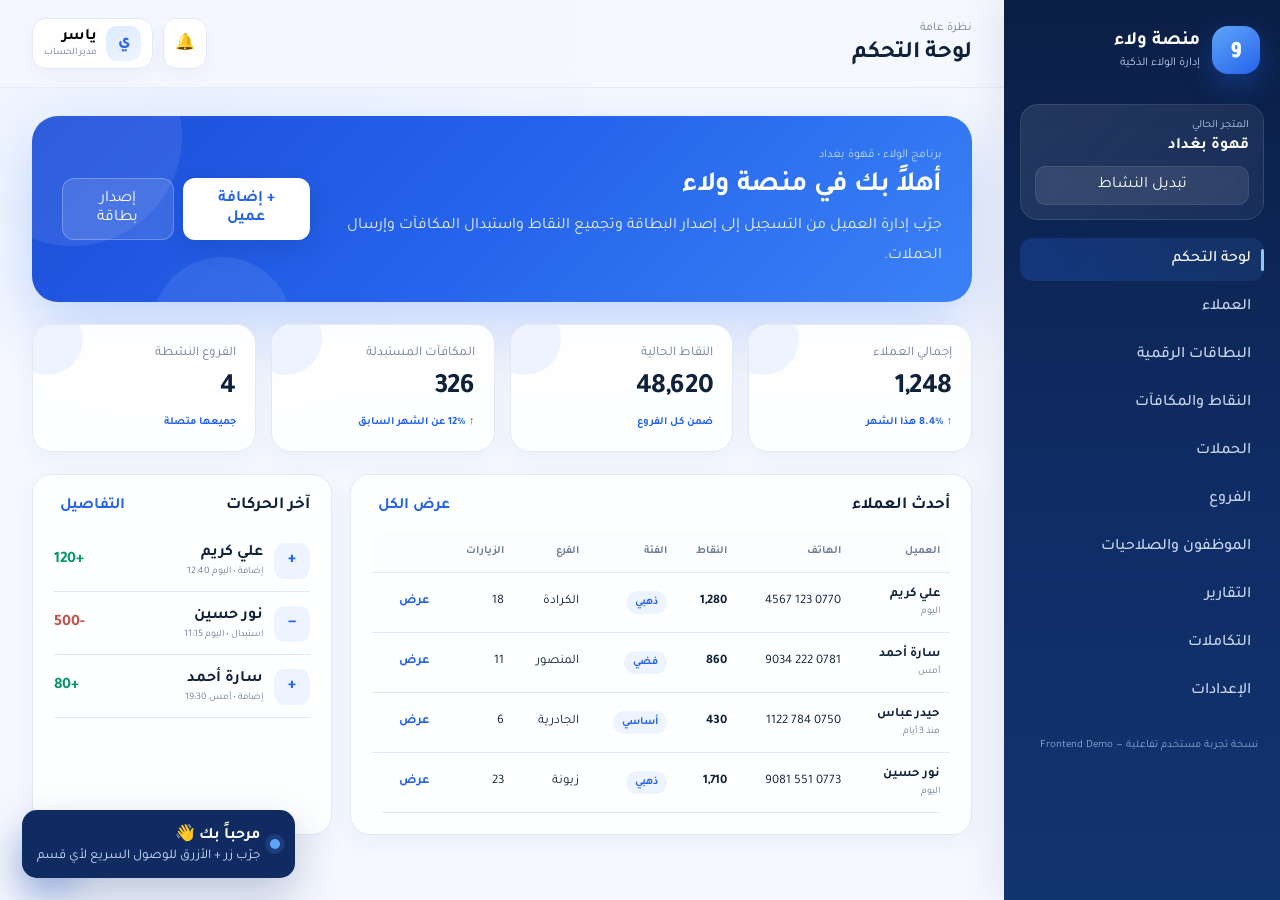
<file: index.html>
<!doctype html>
<html lang="ar" dir="rtl">
<head>
  <meta charset="utf-8" />
  <meta name="viewport" content="width=device-width,initial-scale=1" />
  <meta name="theme-color" content="#1d4ed8" />
  <title>منصة ولاء — تجربة حديثة</title>
  <link rel="preconnect" href="https://fonts.googleapis.com">
  <link rel="preconnect" href="https://fonts.gstatic.com" crossorigin>
  <link href="https://fonts.googleapis.com/css2?family=Tajawal:wght@400;500;600;700;800&display=swap" rel="stylesheet">
  <link rel="stylesheet" href="styles.css" />
</head>
<body>
  <div class="app-shell">
    <aside class="sidebar" id="sidebar">
      <div class="brand">
        <div class="brand-mark">و</div>
        <div><strong>منصة ولاء</strong><span>إدارة الولاء الذكية</span></div>
      </div>
      <div class="tenant-box">
        <span>المتجر الحالي</span>
        <strong>قهوة بغداد</strong>
        <button id="tenantBtn">تبديل النشاط</button>
      </div>
      <nav>
        <button class="nav-item active" data-view="dashboard">لوحة التحكم</button>
        <button class="nav-item" data-view="customers">العملاء</button>
        <button class="nav-item" data-view="cards">البطاقات الرقمية</button>
        <button class="nav-item" data-view="rewards">النقاط والمكافآت</button>
        <button class="nav-item" data-view="campaigns">الحملات</button>
        <button class="nav-item" data-view="branches">الفروع</button>
        <button class="nav-item" data-view="team">الموظفون والصلاحيات</button>
        <button class="nav-item" data-view="reports">التقارير</button>
        <button class="nav-item" data-view="integrations">التكاملات</button>
        <button class="nav-item" data-view="settings">الإعدادات</button>
      </nav>
      <div class="sidebar-footer">نسخة تجربة مستخدم تفاعلية — Frontend Demo</div>
    </aside>

    <main class="main">
      <header class="topbar">
        <button class="menu-btn" id="menuBtn">☰</button>
        <div class="page-title"><span id="eyebrow">نظرة عامة</span><h1 id="pageTitle">لوحة التحكم</h1></div>
        <div class="top-actions">
          <button class="ghost" title="التنبيهات">🔔</button>
          <button class="profile"><span>ي</span><div><strong>ياسر</strong><small>مدير الحساب</small></div></button>
        </div>
      </header>
      <section id="content" class="content"></section>
    </main>
  </div>

  <div class="modal-backdrop" id="modalBackdrop"><div class="modal"></div></div>
  <script src="app.js"></script>
  <script src="ux.js"></script>
</body>
</html>
</file>
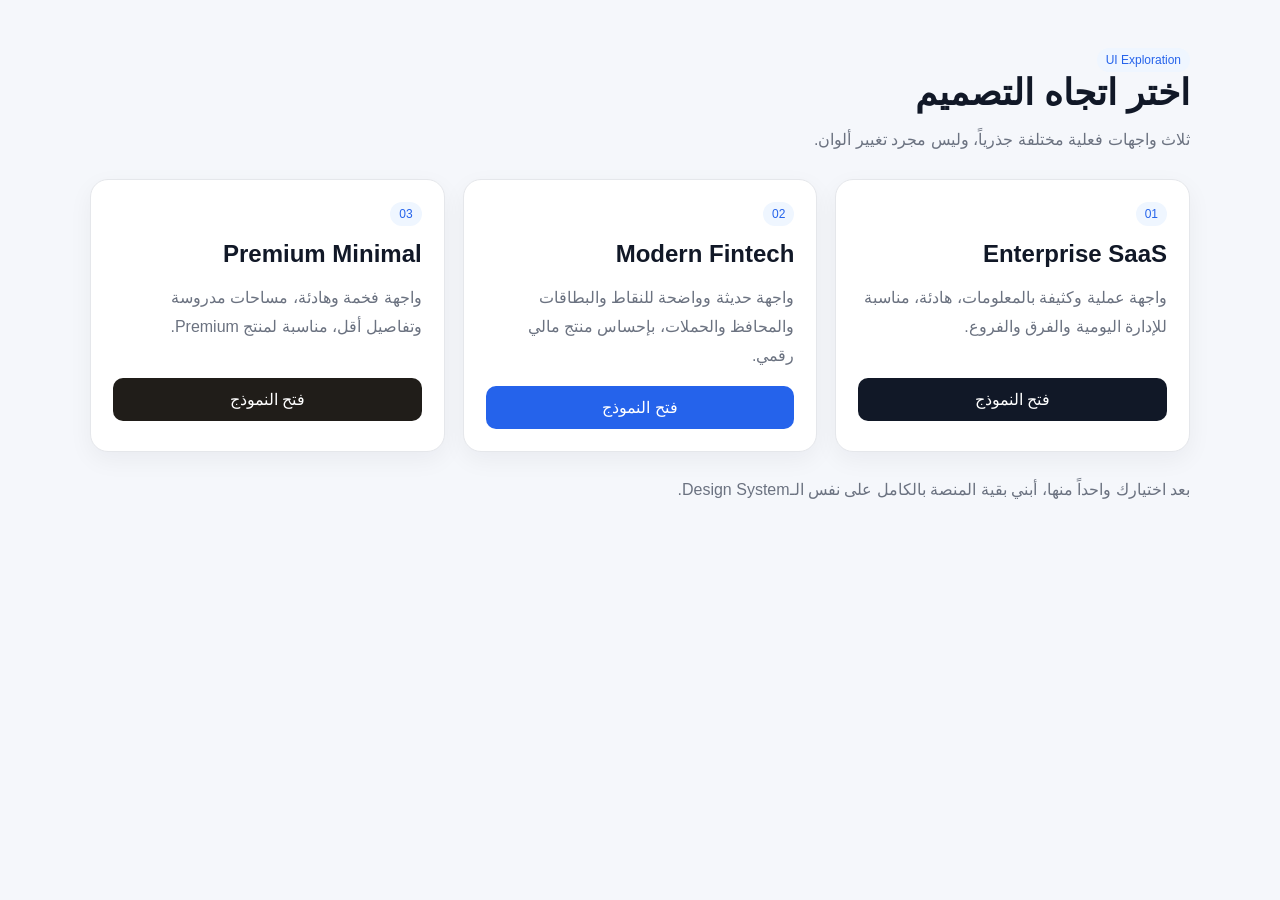
<file: designs/index.html>
<!doctype html><html lang="ar" dir="rtl"><head><meta charset="utf-8"><meta name="viewport" content="width=device-width,initial-scale=1"><title>نماذج تصميم منصة ولاء</title><style>body{margin:0;font-family:Arial,sans-serif;background:#f5f7fb;color:#111827}.wrap{max-width:1100px;margin:auto;padding:48px 20px}h1{font-size:36px;margin:0 0 10px}.sub{color:#6b7280;margin-bottom:30px}.grid{display:grid;grid-template-columns:repeat(3,1fr);gap:18px}.card{background:#fff;border:1px solid #e5e7eb;border-radius:18px;padding:22px;box-shadow:0 8px 24px rgba(15,23,42,.05)}.tag{font-size:12px;color:#2563eb;background:#eff6ff;padding:5px 9px;border-radius:99px;display:inline-block}.card h2{margin:14px 0 8px}.card p{color:#6b7280;line-height:1.8;min-height:78px}.btn{display:block;text-decoration:none;text-align:center;background:#111827;color:white;padding:12px;border-radius:10px;margin-top:16px}.btn.blue{background:#2563eb}.btn.gold{background:#201d19}.note{margin-top:28px;color:#6b7280}@media(max-width:800px){.grid{grid-template-columns:1fr}}</style></head><body><div class="wrap"><span class="tag">UI Exploration</span><h1>اختر اتجاه التصميم</h1><p class="sub">ثلاث واجهات فعلية مختلفة جذرياً، وليس مجرد تغيير ألوان.</p><div class="grid"><div class="card"><span class="tag">01</span><h2>Enterprise SaaS</h2><p>واجهة عملية وكثيفة بالمعلومات، هادئة، مناسبة للإدارة اليومية والفرق والفروع.</p><a class="btn" href="enterprise.html">فتح النموذج</a></div><div class="card"><span class="tag">02</span><h2>Modern Fintech</h2><p>واجهة حديثة وواضحة للنقاط والبطاقات والمحافظ والحملات، بإحساس منتج مالي رقمي.</p><a class="btn blue" href="fintech.html">فتح النموذج</a></div><div class="card"><span class="tag">03</span><h2>Premium Minimal</h2><p>واجهة فخمة وهادئة، مساحات مدروسة وتفاصيل أقل، مناسبة لمنتج Premium.</p><a class="btn gold" href="premium.html">فتح النموذج</a></div></div><p class="note">بعد اختيارك واحداً منها، أبني بقية المنصة بالكامل على نفس الـDesign System.</p></div></body></html>
</file>
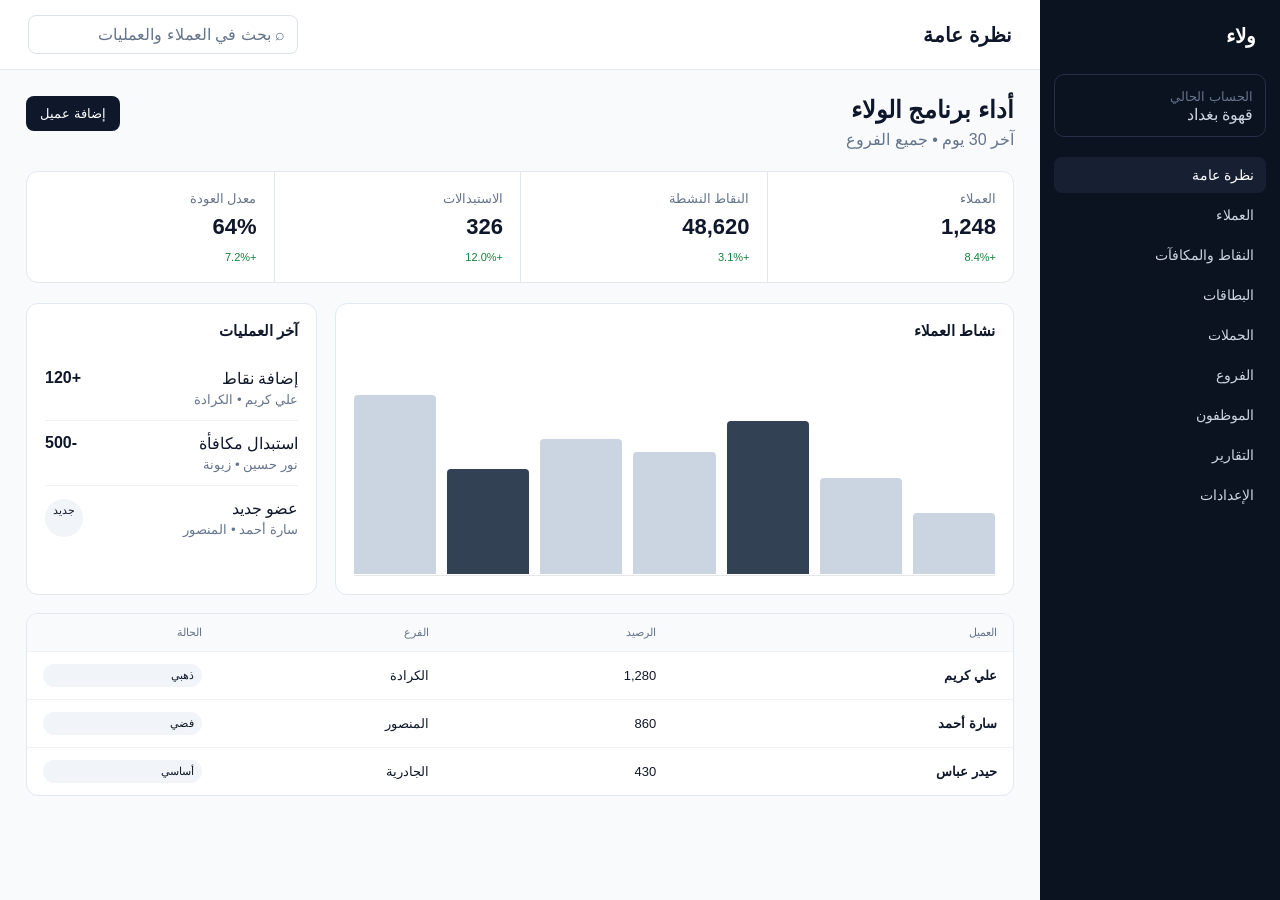
<file: designs/enterprise.html>
<!doctype html><html lang="ar" dir="rtl"><head><meta charset="utf-8"><meta name="viewport" content="width=device-width,initial-scale=1"><title>Enterprise SaaS</title><style>*{box-sizing:border-box}body{margin:0;font-family:Arial,sans-serif;background:#f8fafc;color:#0f172a}.app{display:grid;grid-template-columns:240px 1fr;min-height:100vh}.side{background:#0b1220;color:#cbd5e1;padding:20px 14px}.logo{font-weight:800;color:white;font-size:20px;margin:4px 10px 26px}.tenant{border:1px solid #253047;border-radius:10px;padding:12px;margin-bottom:20px}.tenant small{color:#64748b}.nav{display:grid;gap:4px}.nav div{padding:10px 12px;border-radius:8px;font-size:14px}.nav .active,.nav div:hover{background:#172033;color:white}.main{min-width:0}.top{height:70px;background:white;border-bottom:1px solid #e2e8f0;display:flex;align-items:center;justify-content:space-between;padding:0 28px}.top h1{font-size:20px;margin:0}.search{border:1px solid #dbe2ea;border-radius:8px;padding:9px 12px;width:270px;color:#64748b}.content{padding:26px}.heading{display:flex;justify-content:space-between;align-items:flex-start;margin-bottom:22px}.heading h2{margin:0 0 6px;font-size:24px}.muted{color:#64748b}.btn{background:#0f172a;color:white;border:0;border-radius:8px;padding:10px 14px}.metrics{display:grid;grid-template-columns:repeat(4,1fr);border:1px solid #e2e8f0;border-radius:12px;background:white;overflow:hidden;margin-bottom:20px}.metric{padding:17px;border-left:1px solid #e2e8f0}.metric:last-child{border-left:0}.metric small{color:#64748b}.metric strong{display:block;font-size:22px;margin:7px 0}.delta{font-size:11px;color:#15803d}.layout{display:grid;grid-template-columns:1.4fr .6fr;gap:18px}.panel{background:white;border:1px solid #e2e8f0;border-radius:12px;padding:18px}.panel h3{margin:0 0 16px;font-size:15px}.chart{height:220px;display:flex;align-items:end;gap:11px;border-bottom:1px solid #e5e7eb;padding-bottom:1px}.bar{flex:1;background:#cbd5e1;border-radius:4px 4px 0 0}.bar:nth-child(3),.bar:nth-child(6){background:#334155}.list{display:grid}.row{display:grid;grid-template-columns:1fr auto;gap:12px;padding:13px 0;border-bottom:1px solid #eef2f7}.row:last-child{border-bottom:0}.row small{display:block;color:#64748b;margin-top:4px}.table{margin-top:18px;background:white;border:1px solid #e2e8f0;border-radius:12px;overflow:hidden}.table-head,.table-row{display:grid;grid-template-columns:1.5fr 1fr 1fr .7fr;padding:12px 16px;align-items:center}.table-head{font-size:11px;color:#64748b;background:#f8fafc}.table-row{border-top:1px solid #eef2f7;font-size:13px}.pill{background:#f1f5f9;border-radius:99px;padding:5px 8px;font-size:11px;display:inline-block}@media(max-width:900px){.app{grid-template-columns:1fr}.side{display:none}.metrics{grid-template-columns:1fr 1fr}.layout{grid-template-columns:1fr}.search{display:none}}@media(max-width:520px){.metrics{grid-template-columns:1fr}.metric{border-left:0;border-bottom:1px solid #e2e8f0}.content{padding:18px}.heading{gap:12px;flex-direction:column}.table-head,.table-row{grid-template-columns:1.5fr 1fr .8fr}.table-head span:nth-child(3),.table-row span:nth-child(3){display:none}}</style></head><body><div class="app"><aside class="side"><div class="logo">ولاء</div><div class="tenant"><small>الحساب الحالي</small><div>قهوة بغداد</div></div><div class="nav"><div class="active">نظرة عامة</div><div>العملاء</div><div>النقاط والمكافآت</div><div>البطاقات</div><div>الحملات</div><div>الفروع</div><div>الموظفون</div><div>التقارير</div><div>الإعدادات</div></div></aside><main class="main"><header class="top"><h1>نظرة عامة</h1><div class="search">⌕ بحث في العملاء والعمليات</div></header><section class="content"><div class="heading"><div><h2>أداء برنامج الولاء</h2><div class="muted">آخر 30 يوم • جميع الفروع</div></div><button class="btn">إضافة عميل</button></div><div class="metrics"><div class="metric"><small>العملاء</small><strong>1,248</strong><span class="delta">+8.4%</span></div><div class="metric"><small>النقاط النشطة</small><strong>48,620</strong><span class="delta">+3.1%</span></div><div class="metric"><small>الاستبدالات</small><strong>326</strong><span class="delta">+12.0%</span></div><div class="metric"><small>معدل العودة</small><strong>64%</strong><span class="delta">+7.2%</span></div></div><div class="layout"><div class="panel"><h3>نشاط العملاء</h3><div class="chart"><div class="bar" style="height:28%"></div><div class="bar" style="height:44%"></div><div class="bar" style="height:70%"></div><div class="bar" style="height:56%"></div><div class="bar" style="height:62%"></div><div class="bar" style="height:48%"></div><div class="bar" style="height:82%"></div></div></div><div class="panel"><h3>آخر العمليات</h3><div class="list"><div class="row"><div>إضافة نقاط<small>علي كريم • الكرادة</small></div><b>+120</b></div><div class="row"><div>استبدال مكافأة<small>نور حسين • زيونة</small></div><b>-500</b></div><div class="row"><div>عضو جديد<small>سارة أحمد • المنصور</small></div><span class="pill">جديد</span></div></div></div></div><div class="table"><div class="table-head"><span>العميل</span><span>الرصيد</span><span>الفرع</span><span>الحالة</span></div><div class="table-row"><b>علي كريم</b><span>1,280</span><span>الكرادة</span><span class="pill">ذهبي</span></div><div class="table-row"><b>سارة أحمد</b><span>860</span><span>المنصور</span><span class="pill">فضي</span></div><div class="table-row"><b>حيدر عباس</b><span>430</span><span>الجادرية</span><span class="pill">أساسي</span></div></div></section></main></div></body></html>
</file>
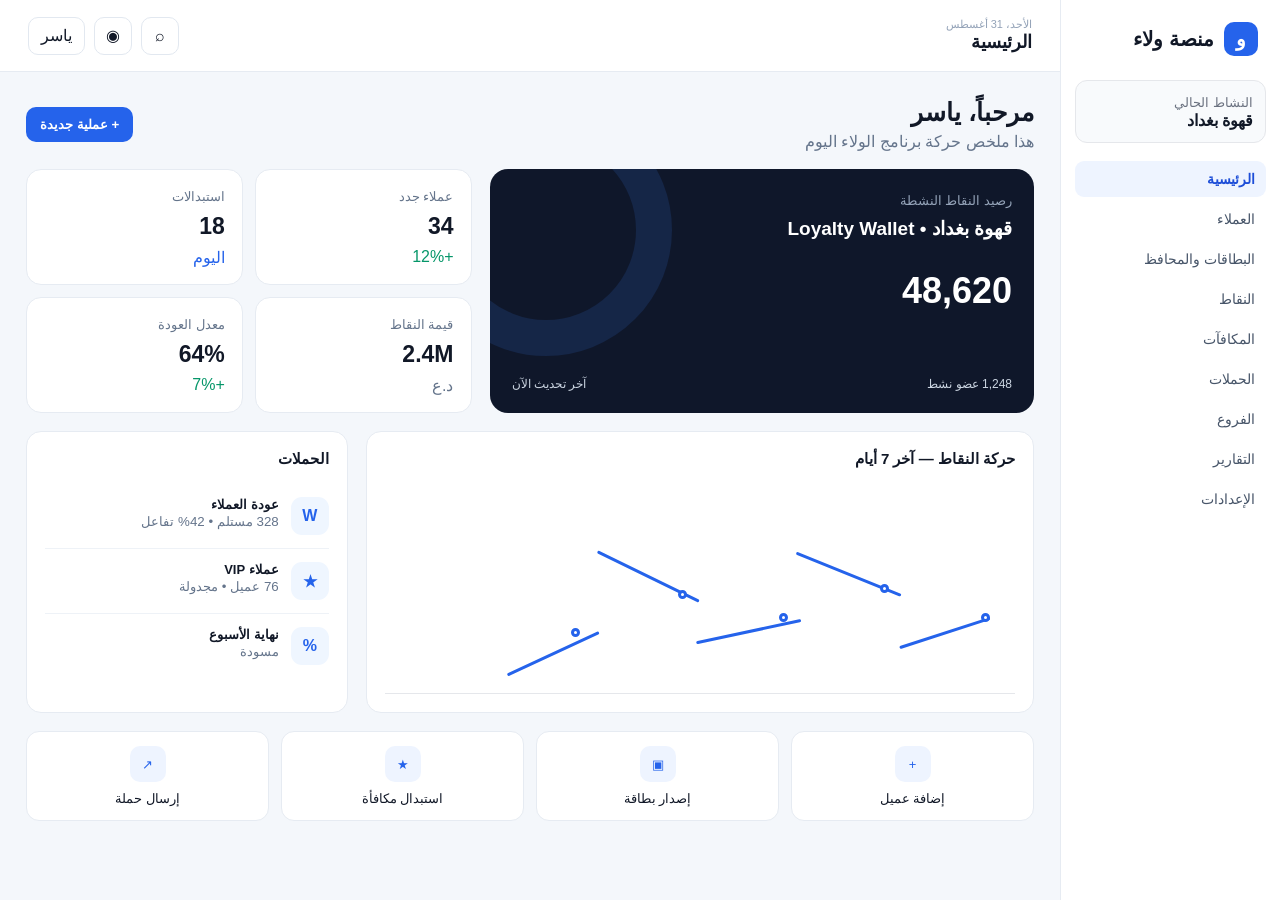
<file: designs/fintech.html>
<!doctype html><html lang="ar" dir="rtl"><head><meta charset="utf-8"><meta name="viewport" content="width=device-width,initial-scale=1"><title>Modern Fintech</title><style>*{box-sizing:border-box}body{margin:0;font-family:Arial,sans-serif;background:#f4f7fb;color:#111827}.app{display:grid;grid-template-columns:220px 1fr;min-height:100vh}.side{background:white;border-left:1px solid #e6ebf2;padding:18px 14px}.brand{display:flex;align-items:center;gap:10px;font-weight:800;font-size:20px;margin:4px 8px 24px}.mark{width:34px;height:34px;border-radius:10px;background:#2563eb;color:white;display:grid;place-items:center}.account{background:#f8fafc;border:1px solid #e5e7eb;border-radius:12px;padding:12px;margin-bottom:18px}.account small{color:#6b7280}.nav{display:grid;gap:4px}.nav div{padding:10px 11px;border-radius:9px;font-size:14px;color:#475569}.nav .active{background:#eef4ff;color:#1d4ed8;font-weight:700}.main{min-width:0}.top{height:72px;background:white;border-bottom:1px solid #e6ebf2;display:flex;align-items:center;justify-content:space-between;padding:0 28px}.title small{display:block;color:#94a3b8;font-size:11px}.title b{font-size:18px}.top-actions{display:flex;gap:9px}.icon,.avatar{border:1px solid #e2e8f0;background:white;border-radius:10px;height:38px;display:grid;place-items:center}.icon{width:38px}.avatar{padding:0 12px}.content{padding:26px}.welcome{display:flex;justify-content:space-between;align-items:center;margin-bottom:18px}.welcome h1{font-size:25px;margin:0 0 5px}.muted{color:#64748b}.btn{background:#2563eb;color:white;border:0;border-radius:10px;padding:10px 14px;font-weight:700}.grid{display:grid;grid-template-columns:1.1fr .9fr;gap:18px}.wallet{background:#0f172a;color:white;border-radius:18px;padding:22px;min-height:235px;position:relative;overflow:hidden}.wallet:after{content:'';position:absolute;width:180px;height:180px;border:36px solid rgba(59,130,246,.14);border-radius:50%;left:-70px;top:-65px}.wallet small{color:#94a3b8}.wallet h2{margin:8px 0 30px;font-size:19px}.balance{font-size:36px;font-weight:800}.wallet-bottom{display:flex;justify-content:space-between;position:absolute;bottom:22px;right:22px;left:22px;font-size:12px;color:#cbd5e1}.summary{display:grid;grid-template-columns:1fr 1fr;gap:12px}.card{background:white;border:1px solid #e6ebf2;border-radius:15px;padding:17px}.card small{color:#64748b}.card strong{display:block;font-size:23px;margin:8px 0}.blue{color:#2563eb}.green{color:#059669}.section{display:grid;grid-template-columns:1.35fr .65fr;gap:18px;margin-top:18px}.panel{background:white;border:1px solid #e6ebf2;border-radius:15px;padding:18px}.panel h3{font-size:15px;margin:0 0 16px}.chart{height:210px;position:relative;border-bottom:1px solid #e5e7eb;overflow:hidden}.line{position:absolute;height:3px;background:#2563eb;border-radius:99px;transform-origin:right center}.line.l1{width:15%;right:4%;bottom:35%;transform:rotate(-18deg)}.line.l2{width:18%;right:18%;bottom:46%;transform:rotate(22deg)}.line.l3{width:17%;right:34%;bottom:34%;transform:rotate(-12deg)}.line.l4{width:18%;right:50%;bottom:43%;transform:rotate(26deg)}.line.l5{width:16%;right:66%;bottom:28%;transform:rotate(-25deg)}.dot{position:absolute;width:9px;height:9px;border-radius:50%;background:white;border:3px solid #2563eb}.d1{right:4%;bottom:34%}.d2{right:20%;bottom:48%}.d3{right:36%;bottom:34%}.d4{right:52%;bottom:45%}.d5{right:69%;bottom:27%}.campaign{display:flex;gap:12px;padding:13px 0;border-bottom:1px solid #eef2f7}.campaign:last-child{border-bottom:0}.cicon{width:38px;height:38px;border-radius:11px;background:#eff6ff;color:#2563eb;display:grid;place-items:center;font-weight:800}.campaign b{display:block;font-size:13px}.campaign small{color:#64748b}.quick{display:grid;grid-template-columns:repeat(4,1fr);gap:12px;margin-top:18px}.quick div{background:white;border:1px solid #e6ebf2;border-radius:13px;padding:14px;text-align:center;font-size:13px}.qicon{width:36px;height:36px;margin:0 auto 9px;border-radius:10px;background:#eef4ff;color:#2563eb;display:grid;place-items:center}@media(max-width:900px){.app{grid-template-columns:1fr}.side{display:none}.grid,.section{grid-template-columns:1fr}.summary{grid-template-columns:repeat(4,1fr)}.quick{grid-template-columns:1fr 1fr}}@media(max-width:600px){.summary{grid-template-columns:1fr 1fr}.content{padding:18px}.welcome{align-items:flex-start;gap:12px;flex-direction:column}.quick{grid-template-columns:1fr 1fr}.top{padding:0 16px}}</style></head><body><div class="app"><aside class="side"><div class="brand"><div class="mark">و</div>منصة ولاء</div><div class="account"><small>النشاط الحالي</small><div><b>قهوة بغداد</b></div></div><div class="nav"><div class="active">الرئيسية</div><div>العملاء</div><div>البطاقات والمحافظ</div><div>النقاط</div><div>المكافآت</div><div>الحملات</div><div>الفروع</div><div>التقارير</div><div>الإعدادات</div></div></aside><main class="main"><header class="top"><div class="title"><small>الأحد، 31 أغسطس</small><b>الرئيسية</b></div><div class="top-actions"><div class="icon">⌕</div><div class="icon">◉</div><div class="avatar">ياسر</div></div></header><div class="content"><div class="welcome"><div><h1>مرحباً، ياسر</h1><div class="muted">هذا ملخص حركة برنامج الولاء اليوم</div></div><button class="btn">+ عملية جديدة</button></div><div class="grid"><div class="wallet"><small>رصيد النقاط النشطة</small><h2>قهوة بغداد • Loyalty Wallet</h2><div class="balance">48,620</div><div class="wallet-bottom"><span>1,248 عضو نشط</span><span>آخر تحديث الآن</span></div></div><div class="summary"><div class="card"><small>عملاء جدد</small><strong>34</strong><span class="green">+12%</span></div><div class="card"><small>استبدالات</small><strong>18</strong><span class="blue">اليوم</span></div><div class="card"><small>قيمة النقاط</small><strong>2.4M</strong><span class="muted">د.ع</span></div><div class="card"><small>معدل العودة</small><strong>64%</strong><span class="green">+7%</span></div></div></div><div class="section"><div class="panel"><h3>حركة النقاط — آخر 7 أيام</h3><div class="chart"><div class="line l1"></div><div class="line l2"></div><div class="line l3"></div><div class="line l4"></div><div class="line l5"></div><span class="dot d1"></span><span class="dot d2"></span><span class="dot d3"></span><span class="dot d4"></span><span class="dot d5"></span></div></div><div class="panel"><h3>الحملات</h3><div class="campaign"><div class="cicon">W</div><div><b>عودة العملاء</b><small>328 مستلم • 42% تفاعل</small></div></div><div class="campaign"><div class="cicon">★</div><div><b>عملاء VIP</b><small>76 عميل • مجدولة</small></div></div><div class="campaign"><div class="cicon">%</div><div><b>نهاية الأسبوع</b><small>مسودة</small></div></div></div></div><div class="quick"><div><span class="qicon">+</span>إضافة عميل</div><div><span class="qicon">▣</span>إصدار بطاقة</div><div><span class="qicon">★</span>استبدال مكافأة</div><div><span class="qicon">↗</span>إرسال حملة</div></div></div></main></div></body></html>
</file>
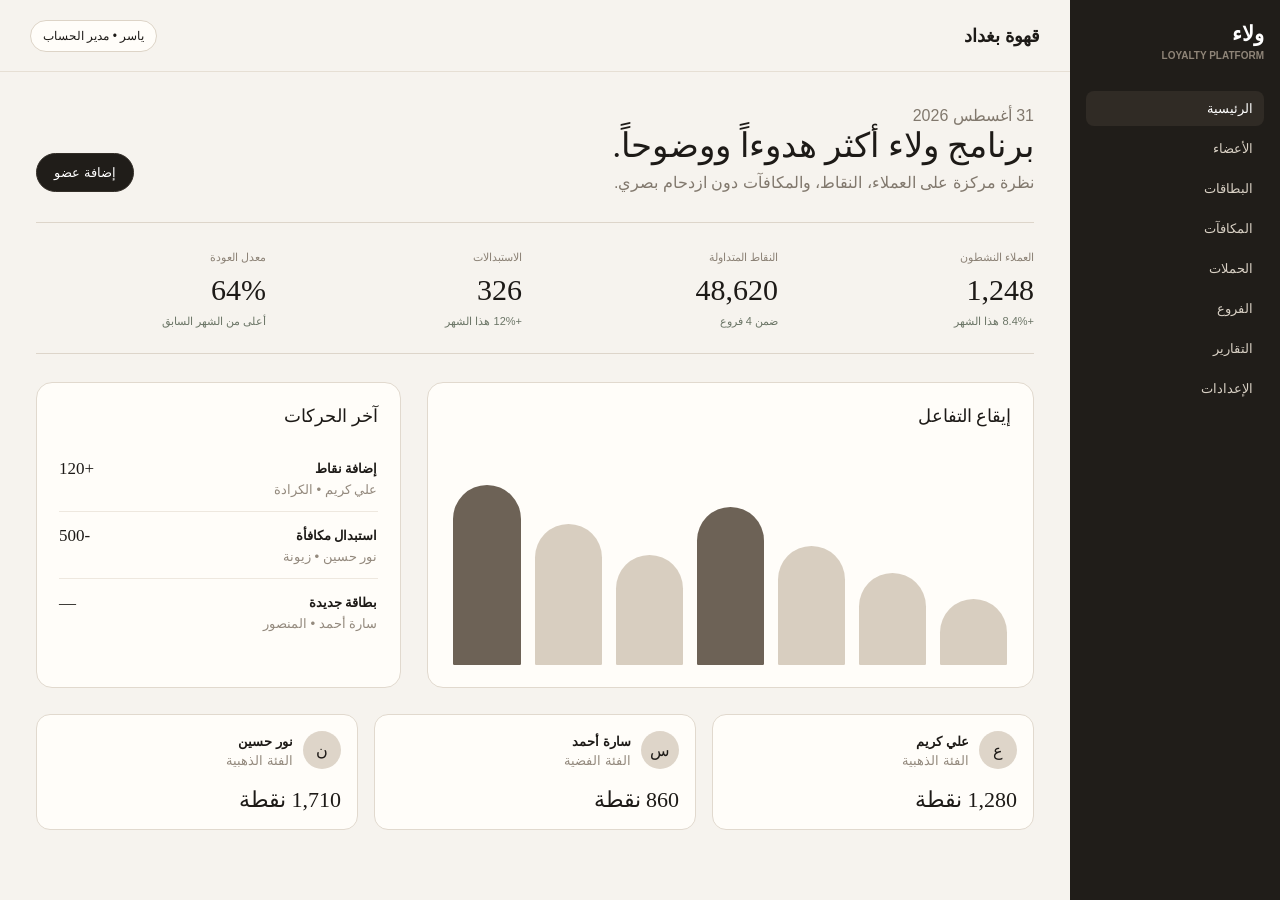
<file: designs/premium.html>
<!doctype html><html lang="ar" dir="rtl"><head><meta charset="utf-8"><meta name="viewport" content="width=device-width,initial-scale=1"><title>Premium Minimal</title><style>*{box-sizing:border-box}body{margin:0;font-family:Arial,sans-serif;background:#f6f3ee;color:#1d1a17}.app{display:grid;grid-template-columns:210px 1fr;min-height:100vh}.side{background:#201d19;color:#d8d0c4;padding:22px 16px}.brand{font-size:21px;font-weight:800;color:#fff;margin-bottom:30px}.brand small{display:block;font-size:10px;color:#8f8578;margin-top:4px}.nav{display:grid;gap:5px}.nav div{padding:10px 11px;border-radius:8px;font-size:13px}.nav .active{background:#302b25;color:#fff}.main{min-width:0}.top{height:72px;display:flex;justify-content:space-between;align-items:center;padding:0 30px;border-bottom:1px solid #e6dfd4;background:#f6f3ee}.top b{font-size:18px}.profile{font-size:12px;border:1px solid #ddd4c7;border-radius:99px;padding:8px 12px;background:#fffdf9}.content{padding:34px 36px}.intro{display:flex;justify-content:space-between;align-items:end;margin-bottom:30px}.intro h1{font-family:Georgia,serif;font-size:34px;font-weight:500;margin:0 0 8px}.muted{color:#81786d}.btn{border:1px solid #332e28;background:#201d19;color:#fff;border-radius:99px;padding:11px 17px}.metrics{display:grid;grid-template-columns:repeat(4,1fr);gap:26px;padding:24px 0;border-top:1px solid #ddd5ca;border-bottom:1px solid #ddd5ca;margin-bottom:28px}.metric small{color:#8c8276;font-size:11px}.metric strong{display:block;font-family:Georgia,serif;font-size:30px;font-weight:500;margin:8px 0 4px}.metric span{font-size:11px;color:#6b7566}.layout{display:grid;grid-template-columns:1.25fr .75fr;gap:26px}.panel{background:#fffdf9;border:1px solid #e1d9ce;border-radius:16px;padding:22px}.panel h3{font-family:Georgia,serif;font-weight:500;font-size:18px;margin:0 0 18px}.visual{height:220px;display:flex;align-items:end;gap:14px;padding:0 4px}.visual div{flex:1;border-radius:99px 99px 4px 4px;background:#d8cec0}.visual div:nth-child(4),.visual div:nth-child(7){background:#6d6256}.activity{display:grid;gap:0}.row{padding:14px 0;border-bottom:1px solid #eee8df;display:grid;grid-template-columns:1fr auto}.row:last-child{border-bottom:0}.row b{font-size:13px}.row small{display:block;color:#948a7e;margin-top:5px}.amount{font-family:Georgia,serif;font-size:17px}.customer-strip{margin-top:26px;display:grid;grid-template-columns:repeat(3,1fr);gap:16px}.person{background:#fffdf9;border:1px solid #e1d9ce;border-radius:14px;padding:16px}.person-head{display:flex;align-items:center;gap:10px}.avatar{width:38px;height:38px;border-radius:50%;background:#ded5c9;display:grid;place-items:center}.person strong{font-size:13px}.person small{display:block;color:#948a7e;margin-top:3px}.balance{font-family:Georgia,serif;font-size:22px;margin-top:18px}@media(max-width:900px){.app{grid-template-columns:1fr}.side{display:none}.layout{grid-template-columns:1fr}.customer-strip{grid-template-columns:1fr 1fr}.metrics{grid-template-columns:1fr 1fr}}@media(max-width:560px){.content{padding:22px 18px}.intro{align-items:flex-start;gap:18px;flex-direction:column}.intro h1{font-size:29px}.customer-strip,.metrics{grid-template-columns:1fr}.top{padding:0 18px}}</style></head><body><div class="app"><aside class="side"><div class="brand">ولاء<small>LOYALTY PLATFORM</small></div><div class="nav"><div class="active">الرئيسية</div><div>الأعضاء</div><div>البطاقات</div><div>المكافآت</div><div>الحملات</div><div>الفروع</div><div>التقارير</div><div>الإعدادات</div></div></aside><main class="main"><header class="top"><b>قهوة بغداد</b><div class="profile">ياسر • مدير الحساب</div></header><section class="content"><div class="intro"><div><div class="muted">31 أغسطس 2026</div><h1>برنامج ولاء أكثر هدوءاً ووضوحاً.</h1><div class="muted">نظرة مركزة على العملاء، النقاط، والمكافآت دون ازدحام بصري.</div></div><button class="btn">إضافة عضو</button></div><div class="metrics"><div class="metric"><small>العملاء النشطون</small><strong>1,248</strong><span>+8.4% هذا الشهر</span></div><div class="metric"><small>النقاط المتداولة</small><strong>48,620</strong><span>ضمن 4 فروع</span></div><div class="metric"><small>الاستبدالات</small><strong>326</strong><span>+12% هذا الشهر</span></div><div class="metric"><small>معدل العودة</small><strong>64%</strong><span>أعلى من الشهر السابق</span></div></div><div class="layout"><div class="panel"><h3>إيقاع التفاعل</h3><div class="visual"><div style="height:30%"></div><div style="height:42%"></div><div style="height:54%"></div><div style="height:72%"></div><div style="height:50%"></div><div style="height:64%"></div><div style="height:82%"></div></div></div><div class="panel"><h3>آخر الحركات</h3><div class="activity"><div class="row"><div><b>إضافة نقاط</b><small>علي كريم • الكرادة</small></div><span class="amount">+120</span></div><div class="row"><div><b>استبدال مكافأة</b><small>نور حسين • زيونة</small></div><span class="amount">-500</span></div><div class="row"><div><b>بطاقة جديدة</b><small>سارة أحمد • المنصور</small></div><span class="amount">—</span></div></div></div></div><div class="customer-strip"><div class="person"><div class="person-head"><span class="avatar">ع</span><div><strong>علي كريم</strong><small>الفئة الذهبية</small></div></div><div class="balance">1,280 نقطة</div></div><div class="person"><div class="person-head"><span class="avatar">س</span><div><strong>سارة أحمد</strong><small>الفئة الفضية</small></div></div><div class="balance">860 نقطة</div></div><div class="person"><div class="person-head"><span class="avatar">ن</span><div><strong>نور حسين</strong><small>الفئة الذهبية</small></div></div><div class="balance">1,710 نقطة</div></div></div></section></main></div></body></html>
</file>
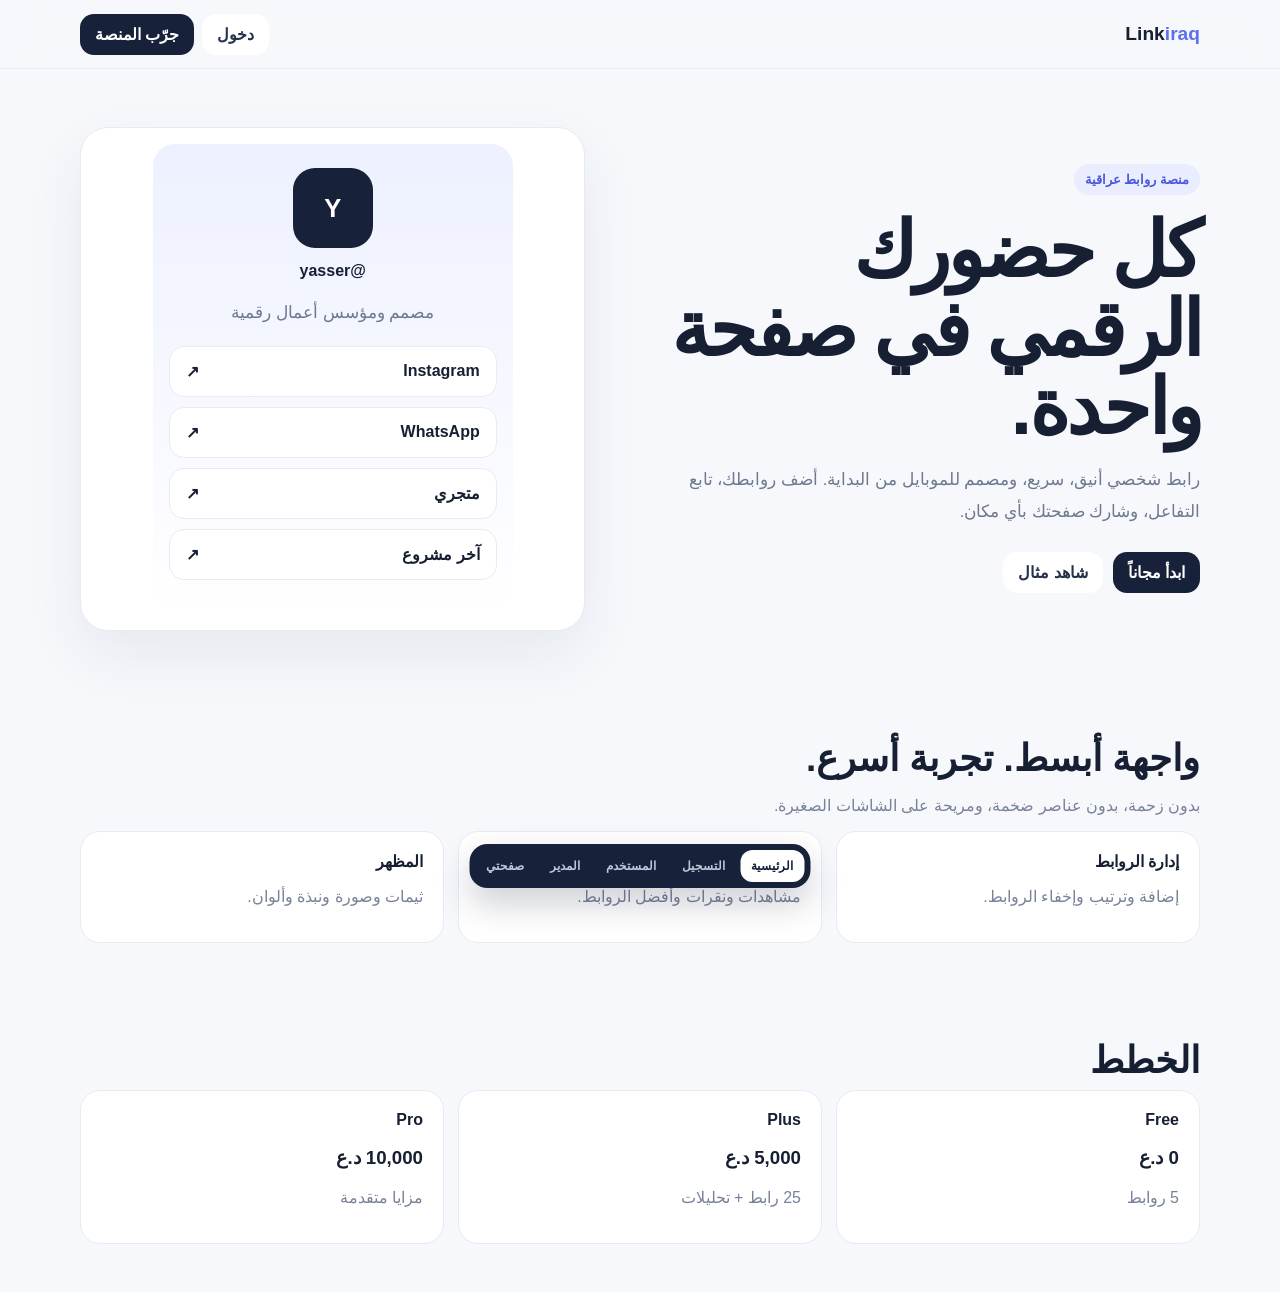
<file: linktree-iraq/demo-v2.html>
<!doctype html><html lang="ar" dir="rtl"><head><meta charset="utf-8"><meta name="viewport" content="width=device-width,initial-scale=1,viewport-fit=cover"><title>Linkiraq V2</title><style>*{box-sizing:border-box}body{margin:0;font-family:-apple-system,BlinkMacSystemFont,"Segoe UI",Tahoma,Arial,sans-serif;background:#f6f8fc;color:#172033}button,input{font:inherit}.wrap{width:min(1120px,calc(100% - 28px));margin:auto}.top{position:sticky;top:0;z-index:20;background:#f6f8fce8;backdrop-filter:blur(16px);border-bottom:1px solid #e8ebf2}.nav{height:68px;display:flex;align-items:center;justify-content:space-between}.brand{font-size:1.2rem;font-weight:900}.brand b{color:#5e6ff2}.actions{display:flex;gap:8px}.btn{border:0;border-radius:14px;padding:11px 15px;font-weight:800;background:#fff;color:#26324b}.primary{background:#17213a;color:#fff}.hero{display:grid;grid-template-columns:1.05fr .95fr;gap:56px;align-items:center;padding:58px 0}.hero h1{font-size:clamp(2.6rem,6vw,5.2rem);line-height:1.02;letter-spacing:-3px;margin:0 0 18px}.hero p{color:#6e7990;line-height:1.9;font-size:1.05rem}.hero-actions{display:flex;gap:10px;flex-wrap:wrap;margin-top:24px}.tag{display:inline-block;background:#e9edff;color:#4959d8;padding:8px 11px;border-radius:999px;font-size:.8rem;font-weight:900;margin-bottom:16px}.preview{background:#fff;border:1px solid #e6eaf1;border-radius:28px;padding:16px;box-shadow:0 24px 60px #22304d14}.phone{max-width:360px;margin:auto;background:linear-gradient(180deg,#edf0ff,#fff);border-radius:22px;padding:24px 16px}.avatar{width:80px;height:80px;border-radius:22px;background:#17213a;color:#fff;display:grid;place-items:center;margin:auto;font-size:1.6rem;font-weight:900}.center{text-align:center}.user{font-weight:900;margin-top:14px}.muted{color:#788298}.link{background:#fff;border:1px solid #e8ebf1;border-radius:15px;padding:15px 16px;margin:10px 0;display:flex;justify-content:space-between;font-weight:800}.section{padding:48px 0}.section h2{font-size:2.3rem;margin:0 0 8px}.cards{display:grid;grid-template-columns:repeat(3,1fr);gap:14px}.card{background:#fff;border:1px solid #e7eaf1;border-radius:20px;padding:20px}.view{display:none}.view.active{display:block}.tabs{position:fixed;z-index:30;bottom:max(12px,env(safe-area-inset-bottom));left:50%;transform:translateX(-50%);display:flex;gap:4px;background:#17213a;padding:6px;border-radius:18px;box-shadow:0 15px 35px #17213a38}.tabs button{border:0;background:transparent;color:#bec7d8;padding:9px 11px;border-radius:12px;font-size:.77rem;font-weight:800;white-space:nowrap}.tabs button.on{background:#fff;color:#17213a}.auth{width:min(440px,100%);margin:50px auto 110px;background:#fff;border:1px solid #e6eaf1;border-radius:24px;padding:24px}.field{width:100%;border:1px solid #dfe4ec;border-radius:13px;padding:14px;margin-top:10px;background:#fbfcfe}.dash{display:grid;grid-template-columns:220px 1fr;min-height:calc(100vh - 68px)}.side{background:#17213a;color:#fff;padding:22px 16px}.side div{color:#aeb8cb;padding:11px 13px;border-radius:11px}.side .on{background:#26324f;color:#fff}.main{padding:24px}.stats{display:grid;grid-template-columns:repeat(4,1fr);gap:10px}.stat{background:#fff;border:1px solid #e6eaf1;border-radius:17px;padding:17px}.stat strong{display:block;font-size:1.5rem;margin-top:6px}.work{display:grid;grid-template-columns:1fr 1fr;gap:12px;margin-top:12px}.profile-page{min-height:100vh;background:linear-gradient(180deg,#e8ecff,#f8f9fc);padding:46px 14px 110px}.profile-box{width:min(430px,100%);margin:auto}@media(max-width:850px){.hero{grid-template-columns:1fr;text-align:center;gap:34px}.hero p{margin-inline:auto}.hero-actions{justify-content:center}.cards{grid-template-columns:1fr}.dash{grid-template-columns:1fr}.side{display:none}.stats{grid-template-columns:1fr 1fr}.work{grid-template-columns:1fr}.main{padding:18px 14px 105px}.actions .hide{display:none}}@media(max-width:520px){.wrap{width:calc(100% - 22px)}.nav{height:62px}.hero{padding:34px 0}.hero h1{font-size:2.45rem;letter-spacing:-1.8px}.hero p{font-size:.97rem}.preview{padding:10px;border-radius:22px}.phone{padding:20px 13px}.section{padding:34px 0}.section h2{font-size:1.9rem}.stats{gap:8px}.stat{padding:14px}.tabs{width:calc(100% - 18px);overflow-x:auto;justify-content:flex-start}.tabs::-webkit-scrollbar{display:none}.auth{margin-top:26px;padding:20px}.actions .btn:not(.primary){display:none}}@media(max-width:360px){.hero h1{font-size:2.15rem}.stats{grid-template-columns:1fr}}</style></head><body><header class="top"><div class="wrap nav"><div class="brand">Link<b>iraq</b></div><div class="actions"><button class="btn hide" onclick="go('auth')">دخول</button><button class="btn primary" onclick="go('dashboard')">جرّب المنصة</button></div></div></header><main><section id="home" class="view active"><div class="wrap hero"><div><span class="tag">منصة روابط عراقية</span><h1>كل حضورك الرقمي في صفحة واحدة.</h1><p>رابط شخصي أنيق، سريع، ومصمم للموبايل من البداية. أضف روابطك، تابع التفاعل، وشارك صفحتك بأي مكان.</p><div class="hero-actions"><button class="btn primary" onclick="go('auth')">ابدأ مجاناً</button><button class="btn" onclick="go('profile')">شاهد مثال</button></div></div><div class="preview"><div class="phone"><div class="avatar">Y</div><div class="center user">@yasser</div><p class="center muted">مصمم ومؤسس أعمال رقمية</p><div class="link"><span>Instagram</span><span>↗</span></div><div class="link"><span>WhatsApp</span><span>↗</span></div><div class="link"><span>متجري</span><span>↗</span></div><div class="link"><span>آخر مشروع</span><span>↗</span></div></div></div></div><div class="wrap section"><h2>واجهة أبسط. تجربة أسرع.</h2><p class="muted">بدون زحمة، بدون عناصر ضخمة، ومريحة على الشاشات الصغيرة.</p><div class="cards"><div class="card"><b>إدارة الروابط</b><p class="muted">إضافة وترتيب وإخفاء الروابط.</p></div><div class="card"><b>التحليلات</b><p class="muted">مشاهدات ونقرات وأفضل الروابط.</p></div><div class="card"><b>المظهر</b><p class="muted">ثيمات وصورة ونبذة وألوان.</p></div></div></div><div class="wrap section"><h2>الخطط</h2><div class="cards"><div class="card"><b>Free</b><h3>0 د.ع</h3><p class="muted">5 روابط</p></div><div class="card"><b>Plus</b><h3>5,000 د.ع</h3><p class="muted">25 رابط + تحليلات</p></div><div class="card"><b>Pro</b><h3>10,000 د.ع</h3><p class="muted">مزايا متقدمة</p></div></div></div></section><section id="auth" class="view"><div class="wrap"><div class="auth"><div class="brand">Link<b>iraq</b></div><h1>إنشاء حساب</h1><p class="muted">بالبريد الإلكتروني أو رقم الهاتف.</p><input class="field" placeholder="الاسم"><input class="field" placeholder="اسم المستخدم"><input class="field" placeholder="البريد أو الهاتف"><input class="field" type="password" placeholder="كلمة المرور"><button class="btn primary" style="width:100%;margin-top:12px" onclick="go('dashboard')">إنشاء الحساب</button></div></div></section><section id="dashboard" class="view"><div class="dash"><aside class="side"><div class="brand" style="color:#fff;margin-bottom:20px">Link<b>iraq</b></div><div class="on">نظرة عامة</div><div>روابطي</div><div>التحليلات</div><div>المظهر</div><div>الاشتراك</div></aside><div class="main"><h1 style="margin-top:0">مرحباً ياسر</h1><p class="muted">linkiraq.com/yasser</p><div class="stats"><div class="stat"><span class="muted">الخطة</span><strong>Plus</strong></div><div class="stat"><span class="muted">الروابط</span><strong>7</strong></div><div class="stat"><span class="muted">النقرات</span><strong>1,284</strong></div><div class="stat"><span class="muted">المشاهدات</span><strong>4,906</strong></div></div><div class="work"><div class="card"><b>إضافة رابط</b><input class="field" placeholder="العنوان"><input class="field" placeholder="https://"><button class="btn primary" style="margin-top:10px">إضافة</button></div><div class="card"><b>الملف الشخصي</b><input class="field" value="Yasser"><input class="field" value="مصمم ومؤسس أعمال رقمية"><button class="btn" style="margin-top:10px">حفظ</button></div></div><div class="card" style="margin-top:12px"><b>روابطي</b><div class="link"><span>Instagram · 412 نقرة</span><span>•••</span></div><div class="link"><span>WhatsApp · 365 نقرة</span><span>•••</span></div></div></div></div></section><section id="admin" class="view"><div class="main" style="padding-bottom:110px"><h1>لوحة المدير</h1><p class="muted">نظرة عامة على المنصة</p><div class="stats"><div class="stat"><span class="muted">المستخدمون</span><strong>1,240</strong></div><div class="stat"><span class="muted">النشطون</span><strong>1,103</strong></div><div class="stat"><span class="muted">الإيرادات</span><strong>6.8M</strong></div><div class="stat"><span class="muted">الروابط</span><strong>8,964</strong></div></div><div class="card" style="margin-top:12px"><b>أحدث المستخدمين</b><div class="link"><span>@ali</span><span>Pro</span></div><div class="link"><span>@sara</span><span>Plus</span></div><div class="link"><span>@karar</span><span>Free</span></div></div></div></section><section id="profile" class="view"><div class="profile-page"><div class="profile-box"><div class="avatar">Y</div><div class="center user">@yasser</div><p class="center muted">مصمم ومؤسس أعمال رقمية</p><div class="link"><span>Instagram</span><span>↗</span></div><div class="link"><span>WhatsApp</span><span>↗</span></div><div class="link"><span>متجري</span><span>↗</span></div><div class="link"><span>آخر مشروع</span><span>↗</span></div></div></div></section></main><nav class="tabs"><button class="on" data-v="home" onclick="go('home')">الرئيسية</button><button data-v="auth" onclick="go('auth')">التسجيل</button><button data-v="dashboard" onclick="go('dashboard')">المستخدم</button><button data-v="admin" onclick="go('admin')">المدير</button><button data-v="profile" onclick="go('profile')">صفحتي</button></nav><script>function go(id){document.querySelectorAll('.view').forEach(v=>v.classList.remove('active'));document.getElementById(id).classList.add('active');document.querySelectorAll('.tabs button').forEach(b=>b.classList.toggle('on',b.dataset.v===id));window.scrollTo(0,0)}</script></body></html>
</file>
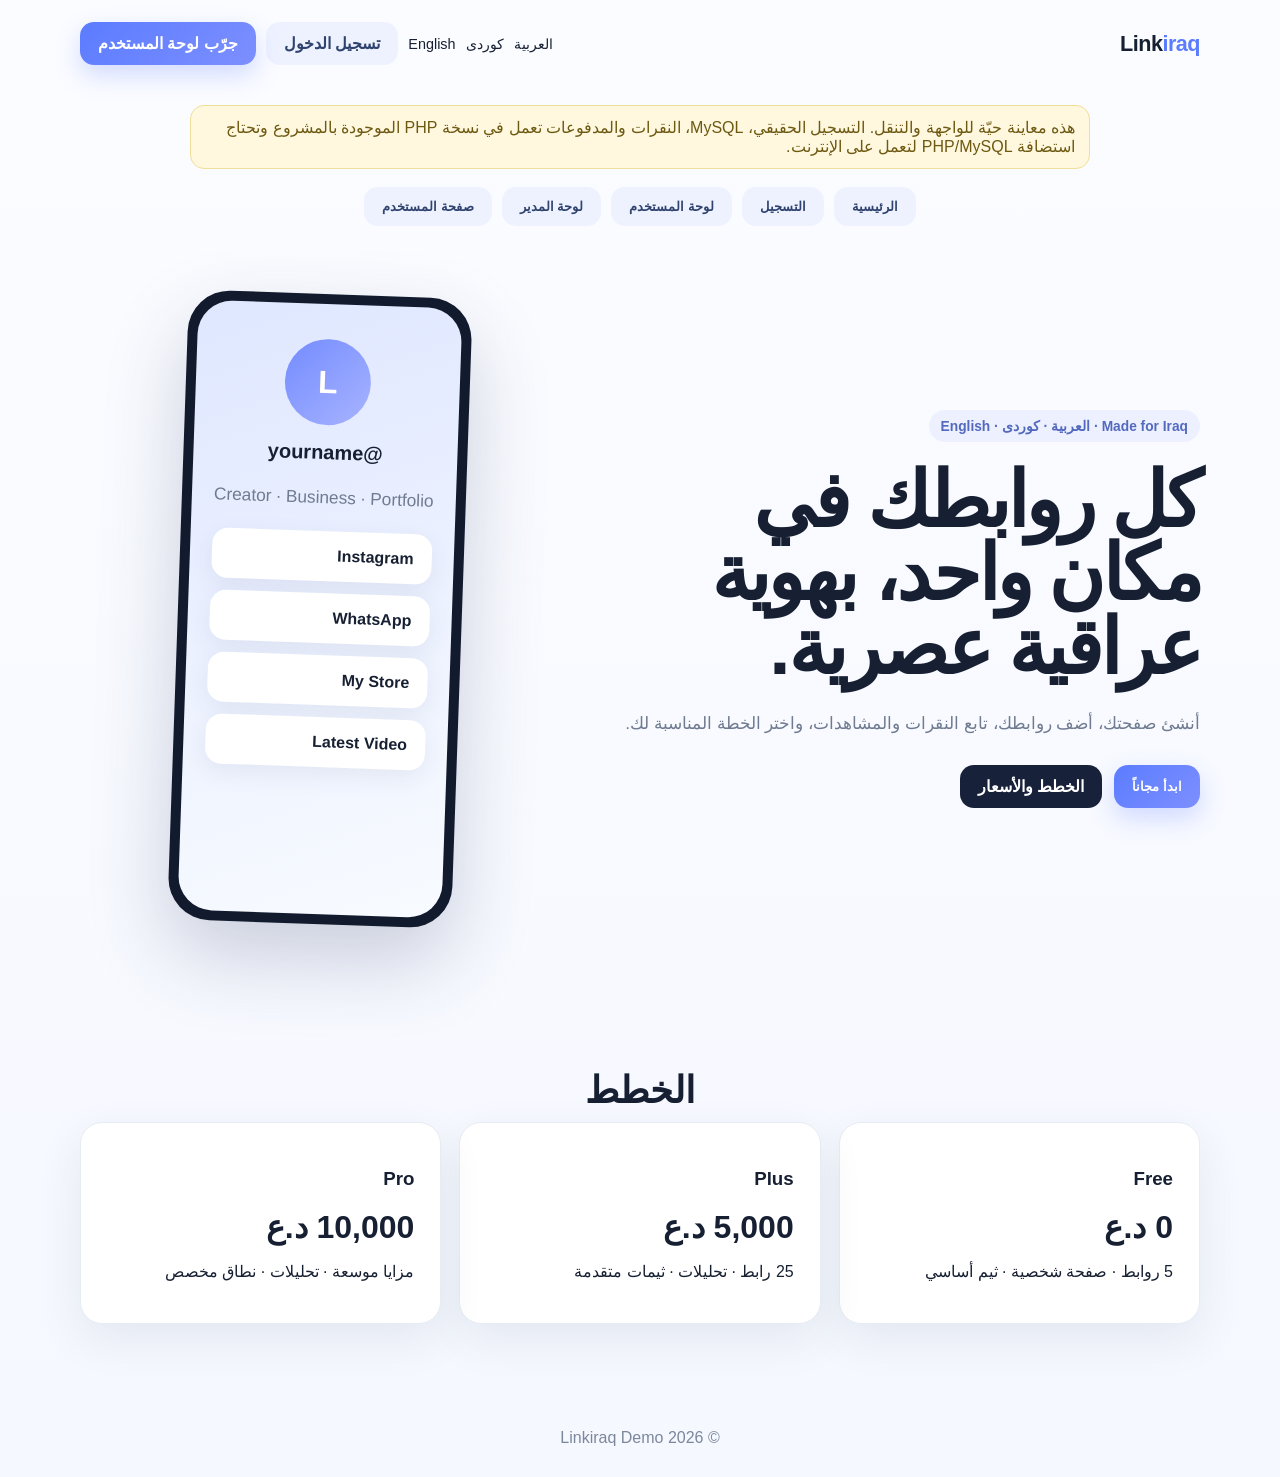
<file: linktree-iraq/demo.html>
<!doctype html><html lang="ar" dir="rtl"><head><meta charset="utf-8"><meta name="viewport" content="width=device-width,initial-scale=1"><title>Linkiraq Demo</title><link rel="stylesheet" href="assets/style.css"><style>.demo-tabs{display:flex;gap:10px;flex-wrap:wrap;justify-content:center;margin:18px 0}.demo-view{display:none}.demo-view.active{display:block}.notice{background:#fff8df;border:1px solid #f0df99;padding:12px 14px;border-radius:14px;margin:18px auto;max-width:900px;color:#6d5912}.fake-input{width:100%;padding:14px 15px;border:1px solid #dfe4ef;border-radius:14px;background:#fbfcff;margin-bottom:12px}.mini-bar{height:9px;background:#edf1ff;border-radius:999px;overflow:hidden}.mini-bar span{display:block;height:100%;background:#6f88ff;border-radius:999px}.lang{font-size:.9rem}.pointer{cursor:pointer}.page-card{max-width:430px;margin:30px auto;text-align:center}.page-link{display:block;background:#fff;border:1px solid #e7ebf3;border-radius:18px;padding:16px 18px;margin:12px 0;font-weight:800;box-shadow:0 10px 28px rgba(48,61,89,.08)}</style></head><body><div class="container"><nav class="nav"><a class="brand pointer" onclick="showView('home')">Link<span>iraq</span></a><div class="nav-links"><a class="lang pointer" onclick="setLang('ar')">العربية</a><a class="lang pointer" onclick="setLang('ku')">کوردی</a><a class="lang pointer" onclick="setLang('en')">English</a><a class="btn pointer" onclick="showView('login')">تسجيل الدخول</a><a class="btn btn-primary pointer" onclick="showView('dashboard')">جرّب لوحة المستخدم</a></div></nav><div class="notice">هذه معاينة حيّة للواجهة والتنقل. التسجيل الحقيقي، MySQL، النقرات والمدفوعات تعمل في نسخة PHP الموجودة بالمشروع وتحتاج استضافة PHP/MySQL لتعمل على الإنترنت.</div><div class="demo-tabs"><button class="btn pointer" onclick="showView('home')">الرئيسية</button><button class="btn pointer" onclick="showView('login')">التسجيل</button><button class="btn pointer" onclick="showView('dashboard')">لوحة المستخدم</button><button class="btn pointer" onclick="showView('admin')">لوحة المدير</button><button class="btn pointer" onclick="showView('profile')">صفحة المستخدم</button></div><section id="home" class="demo-view active"><section class="hero"><div><span class="eyebrow">Made for Iraq · العربية · کوردی · English</span><h1>كل روابطك في مكان واحد، بهوية عراقية عصرية.</h1><p>أنشئ صفحتك، أضف روابطك، تابع النقرات والمشاهدات، واختر الخطة المناسبة لك.</p><div class="hero-actions"><button class="btn btn-primary pointer" onclick="showView('login')">ابدأ مجاناً</button><a class="btn btn-dark" href="#pricing">الخطط والأسعار</a></div></div><div class="phone"><div class="phone-screen"><div class="avatar">L</div><div class="mock-title">@yourname</div><p class="mock-bio">Creator · Business · Portfolio</p><div class="mock-link">Instagram</div><div class="mock-link">WhatsApp</div><div class="mock-link">My Store</div><div class="mock-link">Latest Video</div></div></div></section><section id="pricing" class="section"><h2 class="section-title">الخطط</h2><div class="grid-3"><div class="card"><h3>Free</h3><div class="price">0 د.ع</div><p>5 روابط · صفحة شخصية · ثيم أساسي</p></div><div class="card"><h3>Plus</h3><div class="price">5,000 د.ع</div><p>25 رابط · تحليلات · ثيمات متقدمة</p></div><div class="card"><h3>Pro</h3><div class="price">10,000 د.ع</div><p>مزايا موسعة · تحليلات · نطاق مخصص</p></div></div></section></section><section id="login" class="demo-view"><div class="auth-wrap" style="min-height:auto"><div class="auth-card"><a class="brand">Link<span>iraq</span></a><h1>إنشاء حساب جديد</h1><p class="muted">يمكن التسجيل بالبريد الإلكتروني أو رقم الهاتف.</p><input class="fake-input" placeholder="الاسم"><input class="fake-input" placeholder="اسم المستخدم"><input class="fake-input" placeholder="البريد الإلكتروني أو رقم الهاتف"><input class="fake-input" type="password" placeholder="كلمة المرور"><button class="btn btn-primary" style="width:100%" onclick="showView('dashboard')">إنشاء الحساب وتجربة اللوحة</button></div></div></section><section id="dashboard" class="demo-view"><div class="layout" style="min-height:auto"><aside class="sidebar" style="height:auto;min-height:720px"><div class="brand">Link<span>iraq</span></div><a class="side-link active">لوحة التحكم</a><a class="side-link">الروابط</a><a class="side-link">التحليلات</a><a class="side-link">المظهر</a><a class="side-link">الاشتراك</a><a class="side-link pointer" onclick="showView('profile')">معاينة الصفحة</a></aside><main class="main"><div class="topbar"><div><h1 style="margin:0">مرحباً، ياسر</h1><div class="muted">linkiraq.com/u/yasser</div></div><button class="btn btn-primary pointer" onclick="showView('profile')">معاينة الصفحة</button></div><section class="stats"><div class="card stat"><span class="muted">الخطة</span><strong>Plus</strong></div><div class="card stat"><span class="muted">الروابط</span><strong>7 / 25</strong></div><div class="card stat"><span class="muted">النقرات</span><strong>1,284</strong></div><div class="card stat"><span class="muted">المشاهدات</span><strong>4,906</strong></div></section><section class="section" style="padding-bottom:20px"><div class="grid-3"><div class="card"><h2>إضافة رابط</h2><input class="fake-input" placeholder="عنوان الرابط"><input class="fake-input" placeholder="https://"><button class="btn btn-primary">إضافة</button></div><div class="card"><h2>الملف الشخصي</h2><input class="fake-input" value="Yasser"><textarea class="fake-input">أهلاً بكم في صفحتي</textarea><button class="btn">حفظ</button></div><div class="card"><h2>الاشتراك</h2><p class="muted">الخطة الحالية: Plus</p><button class="btn btn-dark">ترقية الخطة</button></div></div></section><section class="card"><h2>روابطي</h2><div class="link-item" style="padding:14px 0;border-bottom:1px solid #eef1f6"><div><strong>Instagram</strong><div class="muted">412 نقرة</div></div><button class="btn">إخفاء</button></div><div class="link-item" style="padding:14px 0;border-bottom:1px solid #eef1f6"><div><strong>WhatsApp</strong><div class="muted">365 نقرة</div></div><button class="btn">إخفاء</button></div><div class="link-item" style="padding:14px 0"><div><strong>My Store</strong><div class="muted">248 نقرة</div></div><button class="btn">إخفاء</button></div></section></main></div></section><section id="admin" class="demo-view"><div class="layout" style="min-height:auto"><aside class="sidebar" style="height:auto;min-height:700px"><div class="brand">Link<span>iraq</span></div><a class="side-link active">لوحة المدير</a><a class="side-link">المستخدمون</a><a class="side-link">الخطط</a><a class="side-link">الاشتراكات</a><a class="side-link">الدفعات</a><a class="side-link">الإعدادات</a></aside><main class="main"><div class="topbar"><div><h1 style="margin:0">لوحة المدير</h1><div class="muted">نظرة عامة على المنصة</div></div></div><section class="stats"><div class="card stat"><span class="muted">المستخدمون</span><strong>1,240</strong></div><div class="card stat"><span class="muted">النشطون</span><strong>1,103</strong></div><div class="card stat"><span class="muted">الإيرادات</span><strong>6.8M د.ع</strong></div><div class="card stat"><span class="muted">الروابط</span><strong>8,964</strong></div></section><section class="card" style="margin-top:20px"><h2>أحدث المستخدمين</h2><div class="table-wrap"><table class="table"><tr><th>المستخدم</th><th>الخطة</th><th>الحالة</th><th>الإجراء</th></tr><tr><td>@ali</td><td>Pro</td><td>نشط</td><td><button class="btn">إدارة</button></td></tr><tr><td>@sara</td><td>Plus</td><td>نشط</td><td><button class="btn">إدارة</button></td></tr><tr><td>@karar</td><td>Free</td><td>نشط</td><td><button class="btn">إدارة</button></td></tr></table></div></section></main></div></section><section id="profile" class="demo-view"><div class="page-card"><div class="avatar">Y</div><h1>@yasser</h1><p class="muted">صانع محتوى · أعمال · روابط مهمة</p><a class="page-link">Instagram</a><a class="page-link">WhatsApp</a><a class="page-link">My Store</a><a class="page-link">Latest Video</a><button class="btn pointer" onclick="showView('dashboard')">العودة للوحة التحكم</button></div></section><footer class="footer">© 2026 Linkiraq Demo</footer></div><script>function showView(id){document.querySelectorAll('.demo-view').forEach(x=>x.classList.remove('active'));document.getElementById(id).classList.add('active');window.scrollTo({top:0,behavior:'smooth'})}function setLang(l){document.documentElement.lang=l;document.documentElement.dir=l==='en'?'ltr':'rtl';alert(l==='en'?'English preview direction enabled':l==='ku'?'پێشبینینی کوردی چالاک کرا':'تم تفعيل اتجاه العربية للمعاينة')}</script></body></html>
</file>
<file: styles.css>
:root{--bg:#f5f8ff;--card:#ffffff;--card2:#f9fbff;--text:#10213b;--muted:#6f7f98;--line:#e3eaf5;--primary:#2563eb;--primary2:#1d4ed8;--primary3:#60a5fa;--soft:#eef4ff;--soft2:#f7faff;--danger:#dc2626;--success:#059669;--warning:#d97706;--shadow:0 14px 40px rgba(37,99,235,.08);--shadow-lg:0 24px 70px rgba(37,99,235,.14);--radius:20px}*{box-sizing:border-box}html{scroll-behavior:smooth}body{margin:0;font-family:'Tajawal',sans-serif;background:radial-gradient(circle at 15% 0%,#eaf2ff 0,transparent 30%),var(--bg);color:var(--text);min-height:100vh}button,input,select,textarea{font:inherit}button{transition:.22s ease}.app-shell{display:flex;min-height:100vh}.sidebar{width:276px;background:linear-gradient(180deg,#0b1f45 0%,#0f2d67 58%,#12346f 100%);color:#fff;padding:22px 16px;position:fixed;top:0;right:0;bottom:0;overflow:auto;box-shadow:-10px 0 35px rgba(9,30,66,.08);z-index:40}.brand{display:flex;gap:12px;align-items:center;margin-bottom:20px;padding:4px 4px 10px}.brand-mark{width:48px;height:48px;border-radius:16px;background:linear-gradient(145deg,#60a5fa,#2563eb);display:grid;place-items:center;font-weight:800;font-size:24px;box-shadow:0 10px 28px rgba(37,99,235,.35)}.brand strong{display:block;font-size:19px}.brand span{display:block;font-size:12px;color:#b7caee;margin-top:3px}.tenant-box{background:linear-gradient(135deg,rgba(255,255,255,.10),rgba(255,255,255,.05));border:1px solid rgba(255,255,255,.10);padding:14px;border-radius:18px;margin-bottom:18px;backdrop-filter:blur(10px)}.tenant-box span{display:block;font-size:11px;color:#b7caee}.tenant-box strong{display:block;margin:5px 0 10px}.tenant-box button{width:100%;background:rgba(255,255,255,.09);border:1px solid rgba(255,255,255,.08);color:#fff;padding:9px;border-radius:11px;cursor:pointer}.tenant-box button:hover{background:rgba(255,255,255,.16);transform:translateY(-1px)}.sidebar nav{display:grid;gap:5px}.nav-item{border:0;background:transparent;color:#cbd8f0;text-align:right;padding:12px 13px;border-radius:13px;cursor:pointer;position:relative;font-weight:500}.nav-item:before{content:'';position:absolute;right:0;top:50%;width:3px;height:0;border-radius:10px;background:#93c5fd;transform:translateY(-50%);transition:.2s}.nav-item:hover{background:rgba(255,255,255,.07);color:#fff;transform:translateX(-2px)}.nav-item.active{background:linear-gradient(90deg,rgba(37,99,235,.26),rgba(96,165,250,.10));color:#fff}.nav-item.active:before{height:22px}.sidebar-footer{font-size:11px;color:#8ea7d5;margin-top:24px;line-height:1.7;padding:0 6px}.main{margin-right:276px;width:calc(100% - 276px)}.topbar{height:88px;background:rgba(245,248,255,.88);display:flex;align-items:center;justify-content:space-between;padding:0 32px;position:sticky;top:0;z-index:20;border-bottom:1px solid rgba(227,234,245,.8);backdrop-filter:blur(18px)}.page-title span{font-size:12px;color:var(--muted)}.page-title h1{margin:2px 0 0;font-size:24px;letter-spacing:-.3px}.top-actions{display:flex;gap:10px}.ghost,.profile{border:1px solid var(--line);background:rgba(255,255,255,.9);border-radius:14px;box-shadow:0 6px 20px rgba(27,58,118,.04)}.ghost{width:44px;cursor:pointer}.ghost:hover,.profile:hover{transform:translateY(-2px);box-shadow:0 10px 24px rgba(37,99,235,.09)}.profile{display:flex;align-items:center;gap:9px;padding:7px 11px;cursor:pointer}.profile>span{width:35px;height:35px;border-radius:11px;background:linear-gradient(145deg,#dbeafe,#eff6ff);display:grid;place-items:center;color:var(--primary);font-weight:800}.profile strong,.profile small{display:block;text-align:right}.profile small{color:var(--muted);font-size:10px}.menu-btn{display:none}.content{padding:28px 32px 54px;animation:contentIn .35s ease}.hero{background:linear-gradient(135deg,#1d4ed8 0%,#2563eb 48%,#3b82f6 100%);border-radius:26px;color:#fff;padding:30px;display:flex;justify-content:space-between;align-items:center;box-shadow:0 24px 60px rgba(37,99,235,.24);margin-bottom:22px;position:relative;overflow:hidden}.hero:before,.hero:after{content:'';position:absolute;border-radius:50%;background:rgba(255,255,255,.08)}.hero:before{width:220px;height:220px;left:-70px;top:-90px}.hero:after{width:140px;height:140px;left:120px;bottom:-95px}.hero>*{position:relative;z-index:1}.hero h2{margin:4px 0 8px;font-size:28px;letter-spacing:-.4px}.hero p{margin:0;color:#e8f1ff;max-width:650px;line-height:1.9}.hero-kicker{font-size:12px;color:#bfdbfe}.hero-actions{display:flex;gap:9px}.hero .light{background:#fff;color:var(--primary);box-shadow:0 8px 22px rgba(8,29,76,.13)}.ghost-light{background:rgba(255,255,255,.12);border:1px solid rgba(255,255,255,.25);color:#fff;padding:11px 16px;border-radius:12px;cursor:pointer}.ghost-light:hover{background:rgba(255,255,255,.2);transform:translateY(-2px)}.stats{display:grid;grid-template-columns:repeat(4,1fr);gap:15px;margin-bottom:22px}.stat,.panel{background:rgba(255,255,255,.94);border:1px solid var(--line);border-radius:var(--radius);box-shadow:0 7px 24px rgba(27,58,118,.05)}.stat{padding:19px;position:relative;overflow:hidden;transition:.22s ease}.stat:after{content:'';position:absolute;left:-22px;top:-22px;width:72px;height:72px;border-radius:50%;background:var(--soft)}.stat:hover{transform:translateY(-4px);box-shadow:var(--shadow)}.stat small{color:var(--muted)}.stat strong{display:block;font-size:28px;margin:8px 0;letter-spacing:-.4px}.stat span{font-size:11px;color:var(--primary);font-weight:600}.grid-2{display:grid;grid-template-columns:1.35fr .65fr;gap:18px}.panel{padding:21px}.panel-head{display:flex;justify-content:space-between;align-items:center;margin-bottom:14px}.panel h3{margin:0;font-size:17px}.muted{color:var(--muted)}.primary,.secondary{border:0;padding:11px 16px;border-radius:12px;cursor:pointer;font-weight:700}.primary{background:linear-gradient(135deg,var(--primary),var(--primary2));color:#fff;box-shadow:0 8px 20px rgba(37,99,235,.18)}.primary:hover{transform:translateY(-2px);box-shadow:0 12px 26px rgba(37,99,235,.25)}.secondary{background:#fff;color:var(--text);border:1px solid var(--line)}.secondary:hover{border-color:#bfdbfe;background:#f8fbff}.wide{width:100%}.span-2{grid-column:1/-1}.link-btn,.table-action,.danger-link{border:0;background:transparent;cursor:pointer}.link-btn,.table-action{color:var(--primary);font-weight:700}.danger-link{color:var(--danger)}.table-wrap{overflow:auto;border-radius:14px}table{width:100%;border-collapse:collapse}th,td{padding:14px 10px;border-bottom:1px solid var(--line);text-align:right;font-size:13px;white-space:nowrap}th{color:var(--muted);font-size:11px;background:#fbfdff;position:sticky;top:0}tbody tr{transition:.18s}tbody tr:hover{background:#f8fbff}.row-sub{display:block;color:var(--muted);font-size:10px;margin-top:3px}.badge{display:inline-block;padding:5px 9px;border-radius:99px;background:var(--soft);color:var(--primary);font-size:11px;font-weight:700}.badge.success{background:#e9f9f2;color:#08775a}.muted-badge{background:#f1f4f8;color:#77808a}.view-head{display:flex;justify-content:space-between;align-items:center;margin-bottom:20px}.view-head h2{margin:0;letter-spacing:-.3px}.toolbar{display:flex;justify-content:space-between;align-items:center;gap:14px;margin-bottom:14px}.toolbar input{max-width:390px;width:100%;padding:12px 14px;border:1px solid var(--line);border-radius:13px;background:#fff;outline:none;transition:.2s}.toolbar input:focus{border-color:#93c5fd;box-shadow:0 0 0 4px #dbeafe}.cards-grid{display:grid;grid-template-columns:repeat(3,1fr);gap:16px}.mini-card{background:rgba(255,255,255,.95);border:1px solid var(--line);border-radius:20px;padding:19px;transition:.22s ease;box-shadow:0 6px 18px rgba(27,58,118,.04)}.mini-card:hover{transform:translateY(-4px);box-shadow:var(--shadow)}.mini-card h3{margin:0 0 6px}.loyalty-card{min-height:210px;border-radius:24px;background:linear-gradient(145deg,#123a8d,#2563eb 60%,#60a5fa);color:#fff;padding:23px;position:relative;overflow:hidden;box-shadow:0 22px 45px rgba(37,99,235,.23)}.loyalty-card:after{content:'';position:absolute;width:190px;height:190px;background:rgba(255,255,255,.08);border-radius:50%;left:-50px;top:-50px}.loyalty-card:before{content:'';position:absolute;width:90px;height:90px;background:rgba(255,255,255,.06);border-radius:50%;right:30px;bottom:-35px}.loyalty-card small{color:#dbeafe}.loyalty-card .points{font-size:35px;font-weight:800;margin-top:44px}.loyalty-card.compact{min-height:190px;margin-bottom:16px}.loyalty-card.big{min-height:280px}.card-bottom{display:flex;justify-content:space-between;position:absolute;left:22px;right:22px;bottom:22px}.cards-layout{display:grid;grid-template-columns:1.15fr .85fr;gap:18px;margin-bottom:22px}.card-row,.customer-profile{display:flex;align-items:center;gap:12px}.avatar,.avatar-lg{display:grid;place-items:center;background:linear-gradient(145deg,#dbeafe,#eff6ff);color:var(--primary);font-weight:800;border-radius:15px}.avatar{width:42px;height:42px}.avatar-lg{width:58px;height:58px;font-size:22px}.section-title{margin:26px 0 14px}.profile-stats{display:grid;grid-template-columns:1fr 1fr;gap:12px;margin:18px 0}.profile-stats>div{background:var(--soft2);border:1px solid #edf2fb;border-radius:14px;padding:14px}.profile-stats small,.profile-stats strong{display:block}.profile-stats strong{font-size:22px;margin-top:5px}.quick-actions{display:grid;grid-template-columns:repeat(3,1fr);gap:8px}.rule-box{display:flex;align-items:center;gap:10px;background:linear-gradient(135deg,#eff6ff,#f8fbff);padding:18px;border-radius:15px;margin-top:14px;border:1px solid #dbeafe}.rule-box strong{font-size:22px;color:var(--primary)}.big-number{font-size:44px;font-weight:800;margin:15px 0 0}.reward-top,.branch-head{display:flex;justify-content:space-between;align-items:center}.reward-icon,.branch-icon{width:44px;height:44px;border-radius:13px;background:var(--soft);display:grid;place-items:center;color:var(--primary)}.reward-cost{font-size:26px;font-weight:800;color:var(--primary)}.reward-cost small{font-size:12px}.setting-summary{display:flex;justify-content:space-between;gap:15px;padding:13px 0;border-bottom:1px solid var(--line);font-size:13px}.setting-summary span{color:var(--muted)}.permission{font-size:11px;background:#f4f7fb;padding:5px 8px;border-radius:8px}.activity-list{display:grid;gap:2px}.activity{display:grid;grid-template-columns:auto 1fr auto;align-items:center;gap:11px;padding:12px 0;border-bottom:1px solid var(--line)}.activity-icon{width:36px;height:36px;border-radius:11px;background:var(--soft);display:grid;place-items:center;color:var(--primary);font-weight:800}.activity small{display:block;color:var(--muted);font-size:10px;margin-top:3px}.positive{color:var(--success)}.negative{color:#c34f4b}.fake-chart{height:230px;display:flex;align-items:end;gap:14px;padding-top:25px}.fake-chart>div{height:100%;flex:1;display:flex;flex-direction:column;justify-content:end;align-items:center;gap:8px}.fake-chart span{width:100%;max-width:34px;background:linear-gradient(180deg,#60a5fa,#2563eb);border-radius:9px 9px 3px 3px;transition:.25s}.fake-chart span:hover{filter:brightness(1.08);transform:scaleX(1.08)}.fake-chart small{color:var(--muted)}.progress-row{display:grid;grid-template-columns:90px 1fr 38px;align-items:center;gap:9px;margin:16px 0;font-size:12px}.progress{height:9px;background:#edf2fa;border-radius:99px;overflow:hidden}.progress i{display:block;height:100%;background:linear-gradient(90deg,#60a5fa,#2563eb);border-radius:99px}.integration{display:flex;flex-direction:column;gap:12px}.integration-logo{width:54px;height:54px;border-radius:15px;display:grid;place-items:center;font-size:24px;font-weight:800}.google{background:#eef4ff;color:#2563eb}.apple{background:#f4f5f7}.wa{background:#eaf9ef;color:#1b8b4f}.settings-grid{display:grid;grid-template-columns:1fr 1fr;gap:18px}.switch-row{display:flex;justify-content:space-between;align-items:center;padding:14px 0;border-bottom:1px solid var(--line)}.switch{width:48px;height:27px;border-radius:99px;background:#d9e1ec;padding:3px;cursor:pointer}.switch.on{background:linear-gradient(90deg,#60a5fa,#2563eb)}.switch i{display:block;width:21px;height:21px;border-radius:50%;background:#fff;transition:.2s;box-shadow:0 2px 6px rgba(15,33,59,.15)}.switch.on i{transform:translateX(-21px)}.business-form{display:grid;grid-template-columns:repeat(3,1fr) auto;gap:12px;align-items:end;margin-top:16px}.business-form label{font-size:12px}.business-form input{width:100%;margin-top:6px;padding:11px;border:1px solid var(--line);border-radius:11px;outline:none}.business-form input:focus{border-color:#93c5fd;box-shadow:0 0 0 4px #dbeafe}.mt{margin-top:18px}.modal-backdrop{position:fixed;inset:0;background:rgba(9,30,66,.42);display:none;align-items:center;justify-content:center;z-index:100;padding:20px;backdrop-filter:blur(5px)}.modal-backdrop.show{display:flex;animation:fadeIn .2s ease}.modal{background:#fff;border-radius:24px;width:min(540px,100%);max-height:90vh;overflow:auto;padding:25px;box-shadow:var(--shadow-lg);position:relative;animation:modalIn .25s ease}.modal-close{position:absolute;left:16px;top:14px;border:0;background:#f1f5fb;width:34px;height:34px;border-radius:50%;font-size:20px;cursor:pointer}.modal h3{margin-top:0}.modal label{display:block;font-size:13px;margin:0}.modal input,.modal select,.modal textarea{width:100%;padding:12px;border:1px solid var(--line);border-radius:11px;margin-top:7px;outline:none;background:#fff;transition:.2s}.modal textarea{min-height:100px;resize:vertical}.modal input:focus,.modal select:focus,.modal textarea:focus{border-color:#93c5fd;box-shadow:0 0 0 4px #dbeafe}.form-grid{display:grid;grid-template-columns:1fr 1fr;gap:14px}.select-list{display:grid;gap:9px}.select-list button{border:1px solid var(--line);background:#fff;border-radius:13px;padding:13px;text-align:right;display:flex;justify-content:space-between;cursor:pointer}.select-list button:hover{border-color:#93c5fd;background:#f8fbff}.select-list small{color:var(--muted)}.ux-toast-wrap{position:fixed;left:22px;bottom:22px;z-index:300;display:grid;gap:10px}.ux-toast{min-width:250px;max-width:360px;background:#102a62;color:#fff;border-radius:15px;padding:13px 15px;box-shadow:0 18px 45px rgba(15,42,98,.25);animation:toastIn .3s ease;display:flex;align-items:center;gap:10px}.ux-toast b{display:block}.ux-toast small{display:block;color:#cfe0ff;margin-top:2px}.ux-dot{width:10px;height:10px;border-radius:50%;background:#60a5fa;box-shadow:0 0 0 5px rgba(96,165,250,.15)}.ux-fab{position:fixed;left:22px;bottom:22px;width:54px;height:54px;border:0;border-radius:18px;background:linear-gradient(145deg,#3b82f6,#1d4ed8);color:#fff;font-size:25px;box-shadow:0 14px 35px rgba(37,99,235,.3);cursor:pointer;z-index:90}.ux-fab:hover{transform:translateY(-3px) rotate(4deg)}.ux-spotlight{position:fixed;inset:0;background:rgba(7,24,55,.48);z-index:210;display:none;align-items:flex-start;justify-content:center;padding-top:12vh;backdrop-filter:blur(4px)}.ux-spotlight.show{display:flex}.ux-command{width:min(620px,92vw);background:#fff;border-radius:22px;padding:16px;box-shadow:var(--shadow-lg)}.ux-command input{width:100%;padding:14px 16px;border:1px solid var(--line);border-radius:14px;outline:none}.ux-command input:focus{border-color:#93c5fd;box-shadow:0 0 0 4px #dbeafe}.ux-command-list{display:grid;gap:7px;margin-top:12px}.ux-command-list button{border:0;background:#f8fbff;padding:12px 14px;border-radius:12px;text-align:right;cursor:pointer;color:var(--text)}.ux-command-list button:hover{background:#eef4ff;color:var(--primary)}@keyframes contentIn{from{opacity:0;transform:translateY(6px)}to{opacity:1;transform:none}}@keyframes fadeIn{from{opacity:0}to{opacity:1}}@keyframes modalIn{from{opacity:0;transform:translateY(10px) scale(.985)}to{opacity:1;transform:none}}@keyframes toastIn{from{opacity:0;transform:translateY(12px)}to{opacity:1;transform:none}}@media(max-width:1100px){.stats{grid-template-columns:repeat(2,1fr)}.cards-grid{grid-template-columns:repeat(2,1fr)}.business-form{grid-template-columns:1fr 1fr}.cards-layout{grid-template-columns:1fr}}@media(max-width:780px){.sidebar{transform:translateX(100%);transition:.25s;z-index:50;width:282px}.sidebar.open{transform:translateX(0)}.main{margin-right:0;width:100%}.menu-btn{display:block;border:1px solid var(--line);background:#fff;border-radius:11px;padding:8px 11px;color:var(--primary)}.topbar{padding:0 16px}.content{padding:18px 16px 40px}.profile div{display:none}.hero{align-items:flex-start;gap:17px;flex-direction:column;padding:23px}.hero-actions{width:100%}.hero-actions button{flex:1}.stats{grid-template-columns:1fr 1fr}.grid-2,.settings-grid{grid-template-columns:1fr}.cards-grid{grid-template-columns:1fr}.toolbar{align-items:stretch;flex-direction:column}.quick-actions{grid-template-columns:1fr}.business-form{grid-template-columns:1fr}.form-grid{grid-template-columns:1fr}.span-2{grid-column:auto}.progress-row{grid-template-columns:75px 1fr 34px}.ux-fab{left:16px;bottom:16px}.ux-toast-wrap{left:16px;right:16px;bottom:80px}.ux-toast{max-width:none;min-width:0}}@media(max-width:480px){.stats{grid-template-columns:1fr}.page-title h1{font-size:20px}.hero h2{font-size:23px}.view-head{align-items:flex-start;gap:12px;flex-direction:column}.view-head .primary,.view-head .secondary{width:100%}.topbar{height:78px}.content{padding-top:15px}}
</file>
<file: linktree-iraq/assets/style.css>
:root{--bg:#f7f9fc;--surface:#fff;--text:#172033;--muted:#6f7b91;--primary:#5b7cff;--primary2:#7d8fff;--border:#e7ebf3;--shadow:0 16px 45px rgba(48,61,89,.09);--radius:22px}*{box-sizing:border-box}body{margin:0;font-family:Inter,"Noto Sans Arabic",Tahoma,Arial,sans-serif;background:linear-gradient(180deg,#fbfcff 0,#f5f8ff 100%);color:var(--text)}a{text-decoration:none;color:inherit}.container{width:min(1120px,92%);margin:auto}.nav{display:flex;align-items:center;justify-content:space-between;padding:22px 0;gap:20px}.brand{font-weight:900;font-size:1.35rem;letter-spacing:-.5px}.brand span{color:var(--primary)}.nav-links{display:flex;align-items:center;gap:10px;flex-wrap:wrap}.btn{display:inline-flex;align-items:center;justify-content:center;border:0;border-radius:14px;padding:12px 18px;font-weight:800;cursor:pointer;background:#eef2ff;color:#30436f}.btn-primary{background:linear-gradient(135deg,var(--primary),var(--primary2));color:#fff;box-shadow:0 10px 24px rgba(91,124,255,.25)}.btn-dark{background:#18213a;color:white}.hero{min-height:650px;display:grid;grid-template-columns:1.1fr .9fr;align-items:center;gap:54px;padding:50px 0 70px}.eyebrow{display:inline-block;padding:8px 12px;background:#edf1ff;color:#5369be;border-radius:999px;font-weight:800;font-size:.86rem}.hero h1{font-size:clamp(2.6rem,6vw,5.7rem);line-height:.96;letter-spacing:-3px;margin:22px 0}.hero p{font-size:1.08rem;color:var(--muted);line-height:1.9;max-width:650px}.hero-actions{display:flex;gap:12px;flex-wrap:wrap;margin-top:26px}.phone{max-width:365px;margin:auto;background:#121a2d;padding:10px;border-radius:42px;box-shadow:0 34px 80px rgba(39,54,95,.22);transform:rotate(2deg)}.phone-screen{min-height:610px;border-radius:34px;padding:35px 22px;background:linear-gradient(160deg,#dfe7ff,#f8fbff)}.avatar{width:86px;height:86px;border-radius:50%;margin:auto;background:linear-gradient(135deg,#738bff,#a8b4ff);display:grid;place-items:center;color:#fff;font-size:2rem;font-weight:900}.mock-title{text-align:center;font-weight:900;font-size:1.25rem;margin-top:16px}.mock-bio{text-align:center;color:#64708a;font-size:.9rem}.mock-link{background:#fff;padding:16px 18px;margin:12px 0;border-radius:16px;box-shadow:0 8px 24px rgba(55,70,108,.08);font-weight:800}.section{padding:75px 0}.section-title{text-align:center;font-size:2.3rem;margin:0 0 10px}.section-sub{text-align:center;color:var(--muted);margin-bottom:34px}.grid-3{display:grid;grid-template-columns:repeat(3,1fr);gap:18px}.card{background:var(--surface);border:1px solid var(--border);border-radius:var(--radius);padding:26px;box-shadow:var(--shadow)}.price{font-size:2rem;font-weight:900;margin:12px 0}.muted{color:var(--muted)}.auth-wrap{min-height:100vh;display:grid;place-items:center;padding:24px}.auth-card{width:min(520px,100%);background:#fff;border:1px solid var(--border);border-radius:26px;box-shadow:var(--shadow);padding:30px}.field{margin-bottom:14px}.field label{display:block;font-weight:800;margin-bottom:8px}.field input,.field textarea,.field select{width:100%;padding:14px 15px;border:1px solid #dfe4ef;border-radius:14px;outline:none;font:inherit;background:#fbfcff}.field input:focus,.field textarea:focus{border-color:#8ea2ff;box-shadow:0 0 0 4px #eef1ff}.alert{padding:12px 14px;border-radius:12px;background:#fff1f1;color:#a33;margin-bottom:15px}.layout{display:grid;grid-template-columns:260px 1fr;min-height:100vh}.sidebar{background:#121a2c;color:#dce3f4;padding:24px;position:sticky;top:0;height:100vh}.sidebar .brand{color:#fff;margin-bottom:30px}.side-link{display:block;padding:12px 14px;border-radius:12px;margin:5px 0;color:#aeb9d1}.side-link:hover,.side-link.active{background:#202b46;color:#fff}.main{padding:28px}.topbar{display:flex;justify-content:space-between;align-items:center;gap:15px;margin-bottom:24px}.stats{display:grid;grid-template-columns:repeat(4,1fr);gap:16px}.stat strong{font-size:1.8rem;display:block;margin-top:8px}.table-wrap{overflow:auto}.table{width:100%;border-collapse:collapse}.table th,.table td{padding:13px;border-bottom:1px solid var(--border);text-align:start}.link-item{display:flex;gap:12px;align-items:center;justify-content:space-between}.footer{padding:30px 0;color:#7c879c;text-align:center}@media(max-width:900px){.hero{grid-template-columns:1fr;text-align:center}.hero p{margin-inline:auto}.hero-actions{justify-content:center}.hero h1{letter-spacing:-1.5px}.grid-3,.stats{grid-template-columns:1fr 1fr}.layout{grid-template-columns:1fr}.sidebar{height:auto;position:relative}.main{padding:18px}.nav-links .hide-mobile{display:none}}@media(max-width:560px){.grid-3,.stats{grid-template-columns:1fr}.hero{padding-top:20px}.hero h1{font-size:3rem}.phone{max-width:315px}.nav{align-items:flex-start}.topbar{align-items:flex-start;flex-direction:column}.card{padding:20px}}
</file>
